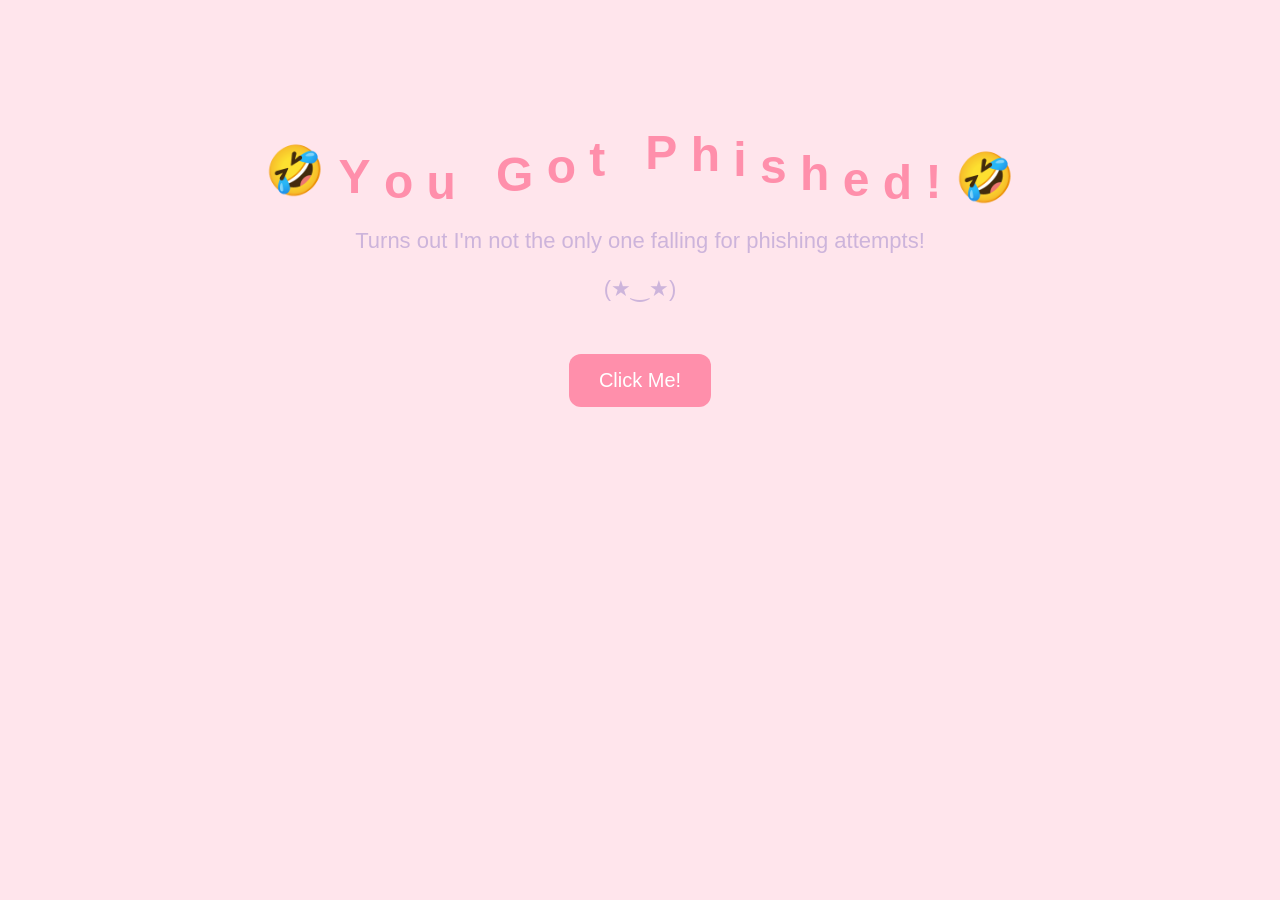
<file: index.html>
<!DOCTYPE html>
<html lang="en">
<head>
    <title>I phished you!</title>
    <link rel="stylesheet" href="style.css">
</head>
<body>   
    <h1 id="wave-text">
        <span>🤣</span>
        <span>Y</span>
        <span>o</span>
        <span>u</span>
        <span>&nbsp;</span>
        <span>G</span>
        <span>o</span>
        <span>t</span>
        <span>&nbsp;</span>
        <span>P</span>
        <span>h</span>
        <span>i</span>
        <span>s</span>
        <span>h</span>
        <span>e</span>
        <span>d</span>
        <span>!</span>
        <span>🤣</span>
    </h1>
    <!-- <h1>🤣You Got Phished!🤣</h1> -->
    <p>Turns out I'm not the only one falling for phishing attempts!</p>
    <p>(★‿★)</p>
    <a href="the-hunger-games-are-elite.html" class="movie-link">
        <button id="movie-btn">Click Me!</button>
    </a>
    <script src="script.js"></script>
</body>
</html>
</file>
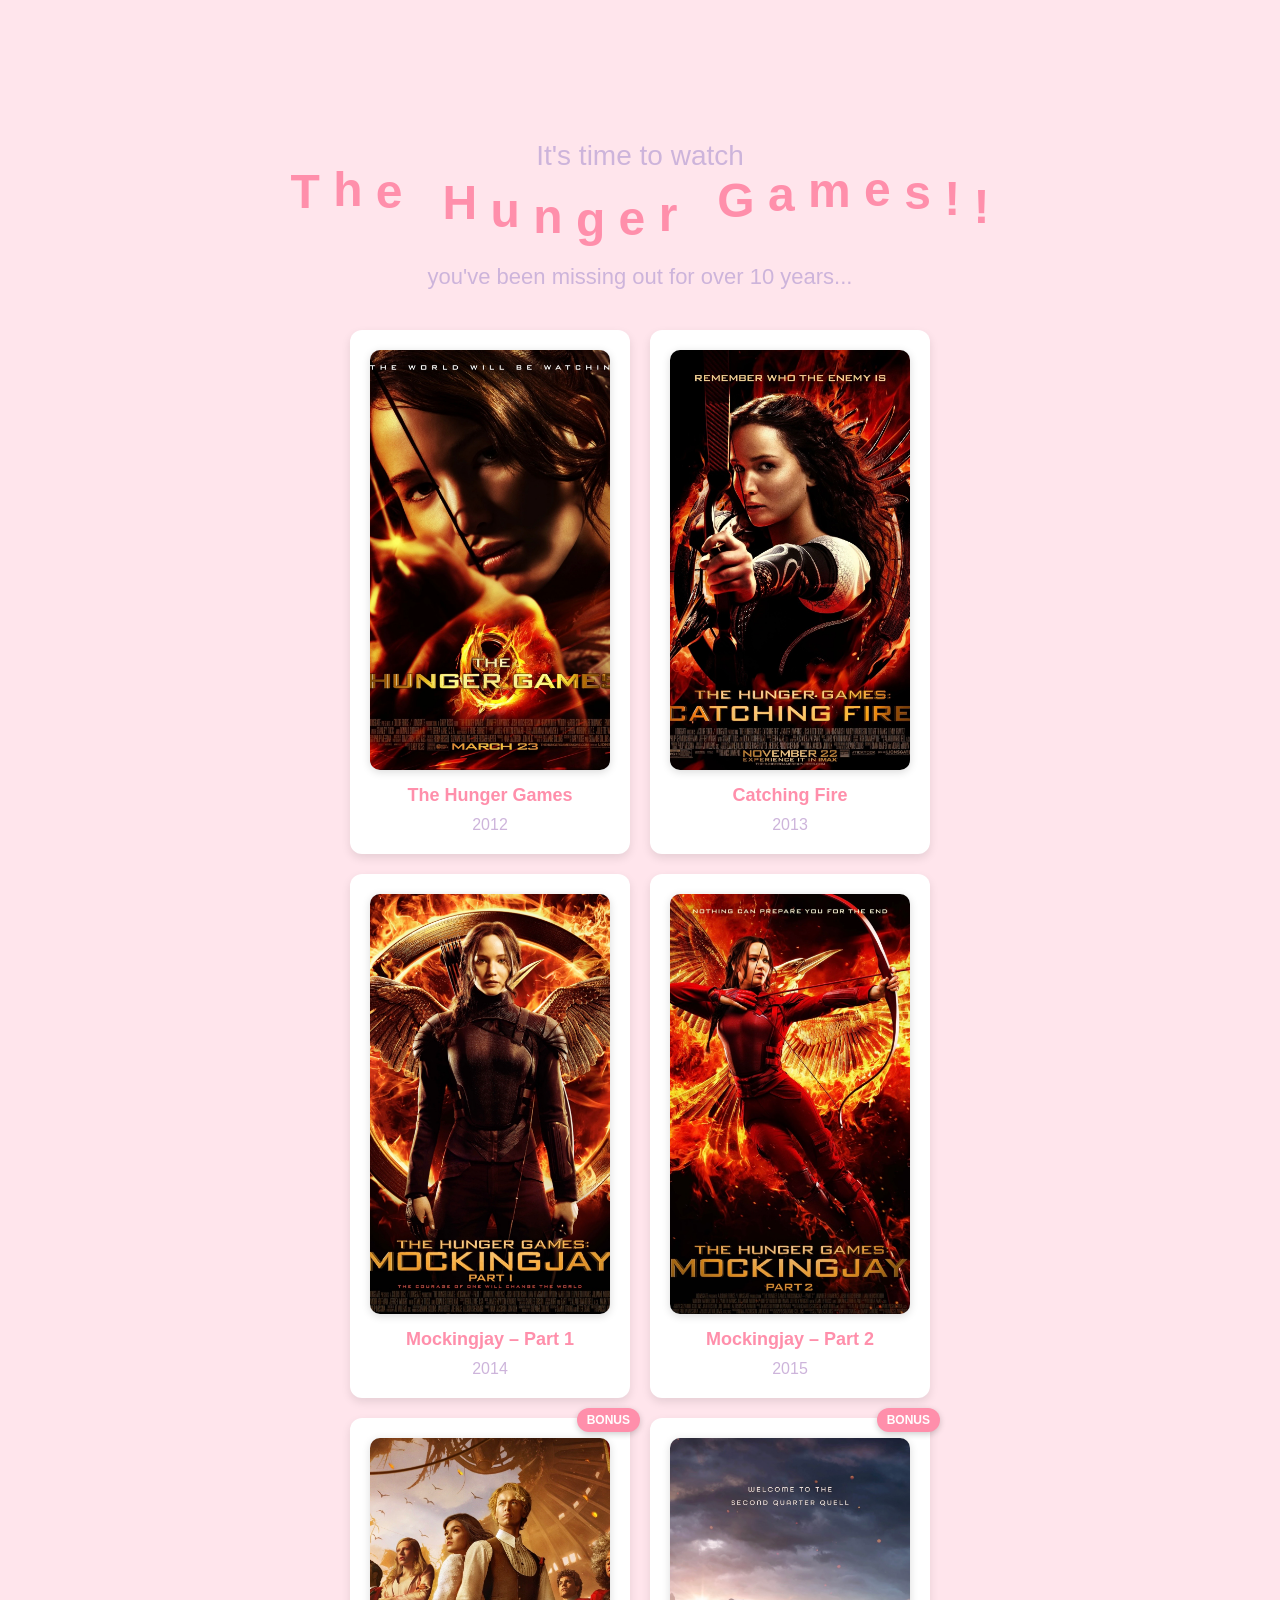
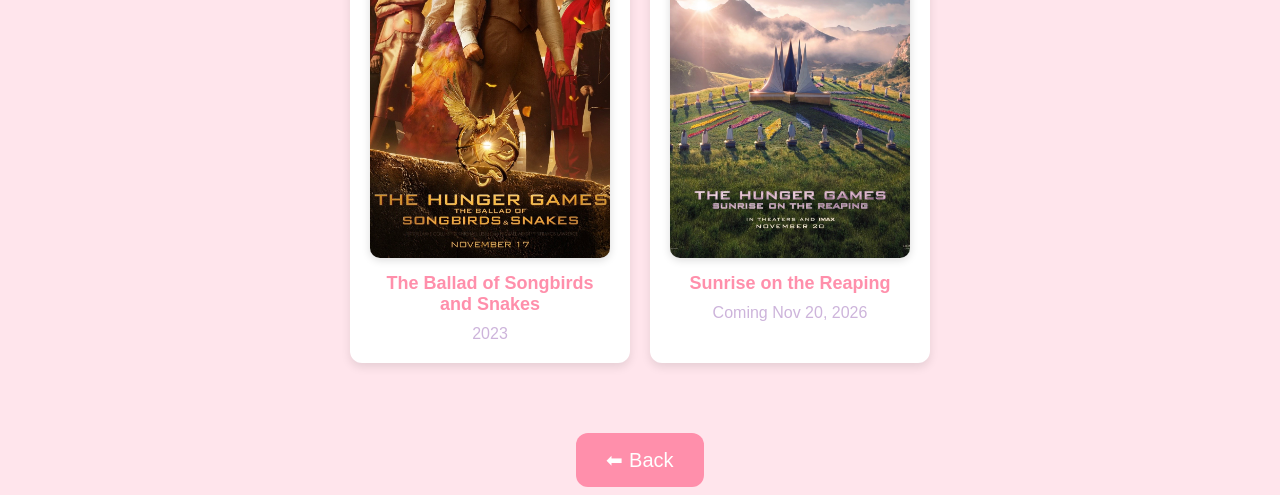
<file: the-hunger-games-are-elite.html>
<!DOCTYPE html>
<html lang="en">
<head>
    <title>why have u never seen these</title>
    <link rel="stylesheet" href="style.css">
</head>
<body>
    <h1 class="movie-title">
        <span class="static-text">It's time to watch</span>
        <span id="wave-text">
            <span>T</span>
            <span>h</span>
            <span>e</span>
            <span>&nbsp;</span>
            <span>H</span>
            <span>u</span>
            <span>n</span>
            <span>g</span>
            <span>e</span>
            <span>r</span>
            <span>&nbsp;</span>
            <span>G</span>
            <span>a</span>
            <span>m</span>
            <span>e</span>
            <span>s</span>
            <span>!</span>
            <span>!</span>
        </span>
    </h1>
 
    <p>you've been missing out for over 10 years...</p>
 
    <div class="movie-grid">
 
        <div class="movie-card">
            <div class="poster">
                <img src="images/hg1.jpg" alt="The Hunger Games poster">
            </div>
            <h3>The Hunger Games</h3>
            <p class="year">2012</p>
        </div>
 
        <div class="movie-card">
            <div class="poster">
                <img src="images/hg2.jpg" alt="Catching Fire poster">
            </div>
            <h3>Catching Fire</h3>
            <p class="year">2013</p>
        </div>
 
        <div class="movie-card">
            <div class="poster">
                <img src="images/hg3.jpg" alt="Mockingjay Part 1 poster">
            </div>
            <h3>Mockingjay – Part 1</h3>
            <p class="year">2014</p>
        </div>
 
        <div class="movie-card">
            <div class="poster">
                <img src="images/hg4.jpg" alt="Mockingjay Part 2 poster">
            </div>
            <h3>Mockingjay – Part 2</h3>
            <p class="year">2015</p>
        </div>
 
        <div class="movie-card">
            <span class="bonus-badge">BONUS</span>
            <div class="poster">
                <img src="images/hg5.jpg" alt="The Ballad of Songbirds and Snakes poster">
            </div>
            <h3>The Ballad of Songbirds and Snakes</h3>
            <p class="year">2023</p>
        </div>
 
        <div class="movie-card">
            <span class="bonus-badge">BONUS</span>
            <div class="poster">
                <img src="images/hg6.jpg" alt="Sunrise on the Reaping poster">
            </div>
            <h3>Sunrise on the Reaping</h3>
            <p class="year">Coming Nov 20, 2026</p>
        </div>
 
    </div>
 
    <a href="index.html"><button id="back-btn">⬅ Back</button></a>
 
    <script src="script.js"></script>
</body>
</html>
</file>
<file: style.css>
body {
    font-family: Arial, sans-serif;
    text-align: center;
    background: #FFE5EC;
    padding-top: 100px;
}

h1 {
    color: #CDB4DB;
    font-size: 48px;
}

p {
    font-size: 22px;
    color:#CDB4DB;
}

#wave-text {
    font-size: 48px;
    color: #FF8FAB;
}

#wave-text span {
    display: inline-block;
}

.movie-title {
    display: flex;
    flex-direction: column;
    align-items: center;
    gap: 5px;
}

.movie-title .static-text {
    font-size: 28px;
    color: #CDB4DB;
    font-weight: normal;
}

.movie-card {
    position: relative;
}

.bonus-badge {
    position: absolute;
    top: -10px;
    right: -10px;
    background: #FF8FAB;
    color: white;
    font-size: 12px;
    font-weight: bold;
    padding: 5px 10px;
    border-radius: 20px;
    box-shadow: 0 2px 6px rgba(0, 0, 0, 0.2);
    z-index: 2;
}

.poster {
    width: 100%;
    aspect-ratio: 4 / 7;
    border-radius: 10px;
    overflow: hidden;
    margin-bottom: 15px;
    box-shadow: 0 2px 8px rgba(0, 0, 0, 0.15);
}

.poster img {
    width: 100%;
    height: 100%;
    object-fit: cover;
    display: block;
}

#movie-btn, #back-btn {
    margin-top: 30px;
    padding: 15px 30px;
    font-size: 20px;
    font-family: Arial, sans-serif;
    background: #FF8FAB;
    color: white;
    border: none;
    border-radius: 12px;
    cursor: pointer;
    transition: transform 0.15s ease, background 0.15s ease;
}

#movie-btn:hover, #back-btn:hover {
    background: #CDB4DB;
    transform: scale(1.05);
}

.movie-link {
    text-decoration: none;
}

.movie-grid {
    display: flex;
    flex-wrap: wrap;
    justify-content: center;
    gap: 20px;
    max-width: 800px;
    margin: 40px auto;
    padding: 0 20px;
}

.movie-card {
    background: white;
    border-radius: 12px;
    padding: 20px;
    width: 240px;
    box-shadow: 0 4px 10px rgba(0, 0, 0, 0.1);
}

.movie-card h3 {
    color: #FF8FAB;
    margin: 0 0 10px 0;
    font-size: 18px;
}

.movie-card .year {
    color: #CDB4DB;
    font-size: 16px;
    margin: 0;
}
</file>
